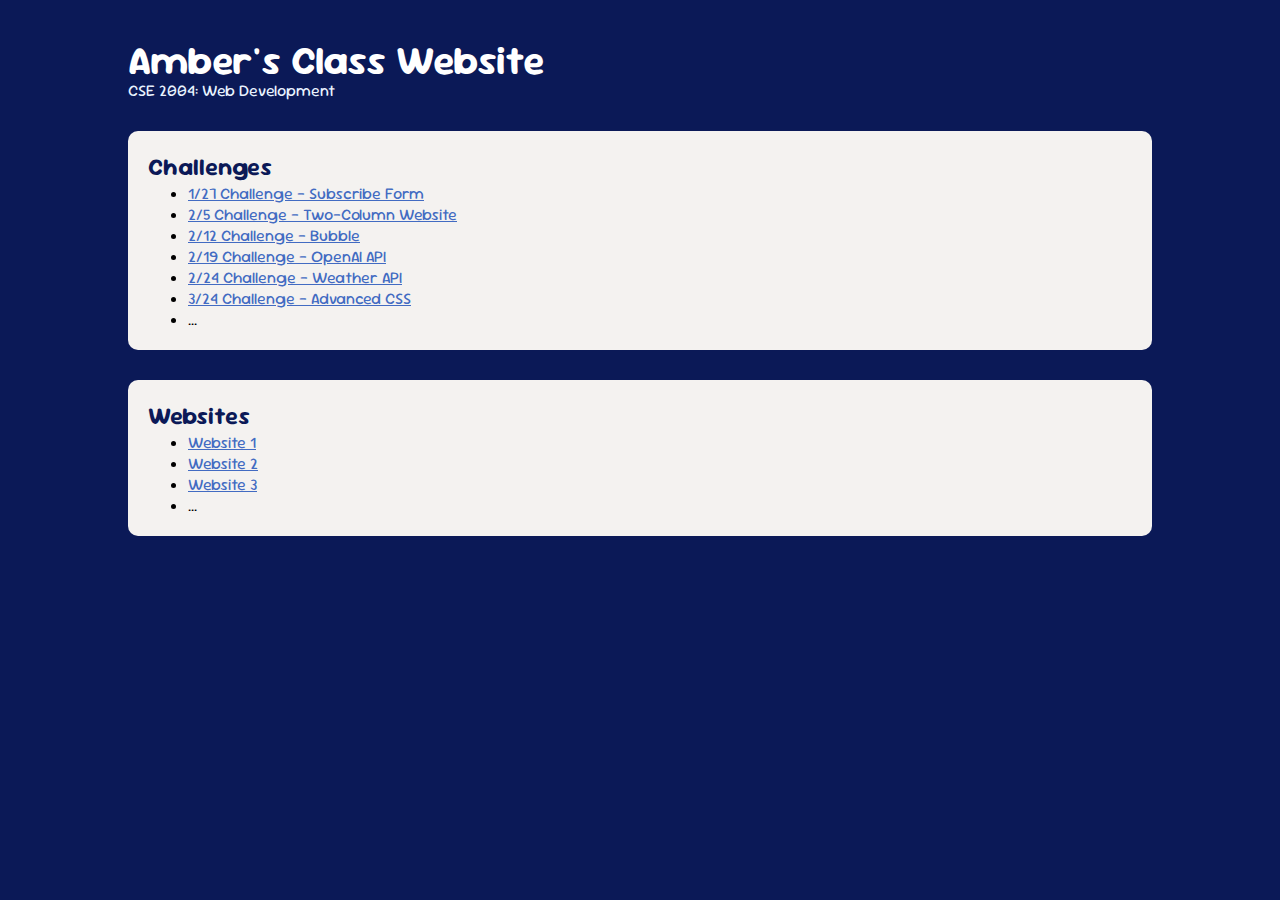
<file: index.html>
<!DOCTYPE html>
<html lang="en">
<head>
    <meta charset="UTF-8">
    <meta name="viewport" content="width=device-width, initial-scale=1.0">
    <title>Amber's Class Website - CSE 2004</title>
    <link rel="preconnect" href="https://fonts.googleapis.com">
    <link rel="preconnect" href="https://fonts.gstatic.com" crossorigin>
    <link href="https://fonts.googleapis.com/css2?family=Sour+Gummy:ital,wght@0,100..900;1,100..900&display=swap" rel="stylesheet">

    <style>
        body {
            margin: 40px;
            width: 80%;
            justify-self: center;
            background-color: #0B1957;
            font-family: "Sour Gummy", sans-serif;
        }

        h1 {
            margin: 0px;
            font-size: 2.5em;
            line-height: 1;
            color: #FFFFFF;
        }

        h2 {
            margin-top: 0px;
            margin-bottom: -15px;
            color: #0B1957;
        }

        ul {
            margin-bottom: 0px;
        }

        p {
            margin-top: 0px;
            color: #E9F3FF;
        }

        a {
            color: #426BC2
        }

        .container {
            margin: 30px 0px;
            padding: 20px;
            border-radius: 10px;
            background-color: #F4F2F0;
        }

        .container:hover {
            background-color: #E9F3FF;
        }
    </style>
</head>
<body>
    <h1>Amber's Class Website</h1>
    <p>CSE 2004: Web Development</p>
    
    <section class="container">
        <h2>Challenges</h2>
        <ul>
            <li><a href="challenges/1-27-challenge/index.html">1/27 Challenge - Subscribe Form</a></li>
            <li><a href="challenges/2-5-challenge/index.html">2/5 Challenge - Two-Column Website</a></li>
            <li><a href="challenges/2-12-challenge/index.html">2/12 Challenge - Bubble</a></li>
            <li><a href="challenges/2-19-challenge/index.html">2/19 Challenge - OpenAI API</a></li>
            <li><a href="challenges/2-24-challenge/index.html">2/24 Challenge - Weather API</a></li>
            <li><a href="challenges/3-24-challenge/index.html">3/24 Challenge - Advanced CSS</a></li>
            <li>...</li>
        </ul>
    </section>
    
    <section class="container">
        <h2>Websites</h2>
        <ul>
            <li><a href="amber-edmonds-portfolio/projects.html">Website 1</a></li>
            <li><a href="website-2/index.html">Website 2</a></li>
            <li><a href="website-3/index.html">Website 3</a></li>
            <li>...</li>
        </ul>
    </section>
    </body>
</body>
</html>
</file>
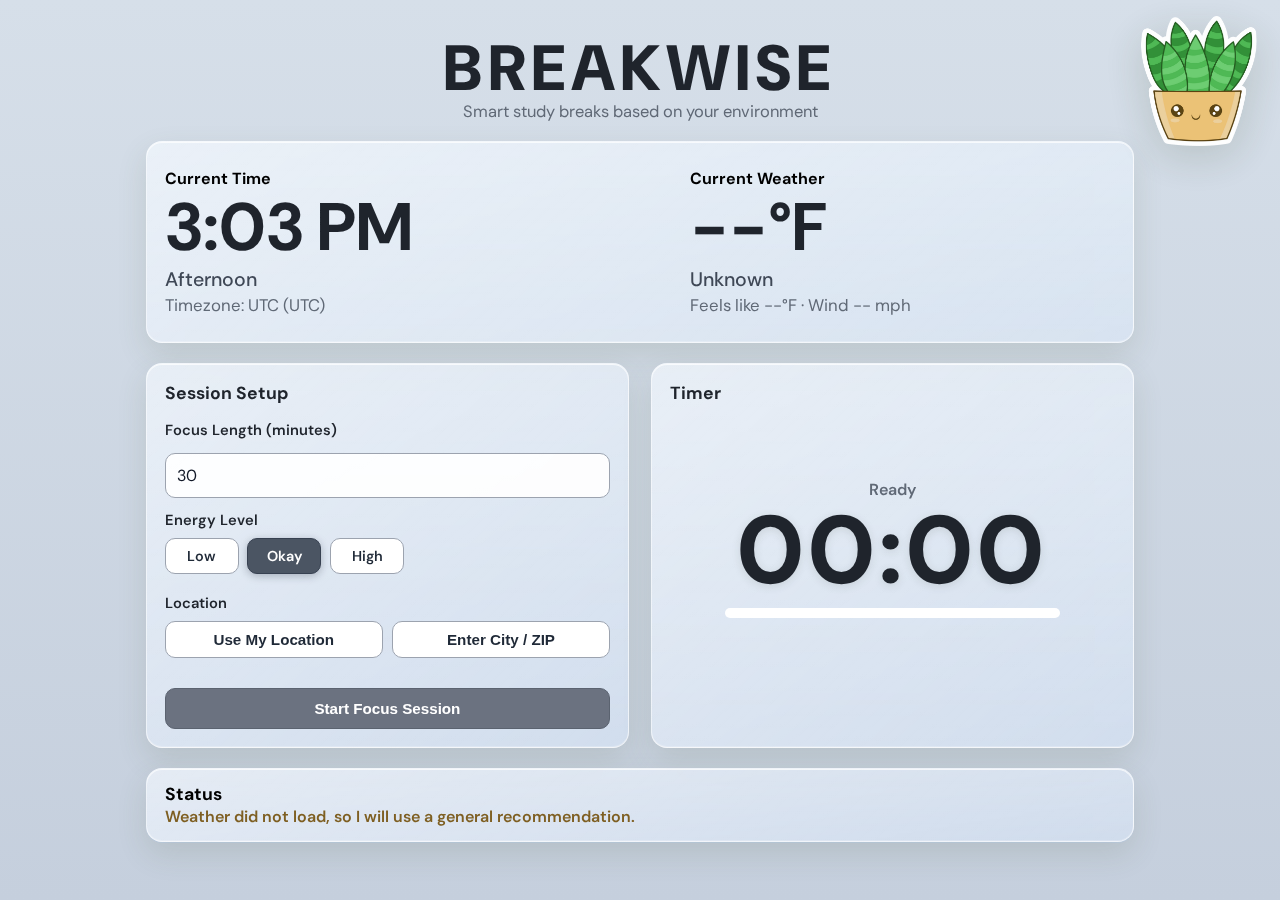
<file: website-2/index.html>
<!doctype html>
<html lang="en">
  <head>
    <meta charset="UTF-8" />
    <meta name="viewport" content="width=device-width, initial-scale=1.0" />
    <title>Breakwise</title>
    <link rel="preconnect" href="https://fonts.googleapis.com" />
    <link rel="preconnect" href="https://fonts.gstatic.com" crossorigin />
    <link
      href="https://fonts.googleapis.com/css2?family=DM+Sans:ital,opsz,wght@0,9..40,100..1000;1,9..40,100..1000&display=swap"
      rel="stylesheet"
    />
    <link rel="icon" type="image/png" href="images/plant.png" />
    <link rel="shortcut icon" href="images/plant.png" />
    <link rel="stylesheet" href="styles.css" />
  </head>
  <body>
    <header class="app-header">
      <h1>Breakwise</h1>
      <p>Smart study breaks based on your environment</p>
    </header>

    <main class="app-shell">
      <section id="overview-panel" class="panel overview-panel" aria-label="Current weather and time">
        <div class="overview-grid">
          <div class="time-block">
            <h3>Current Time</h3>
            <p id="clock-line" class="clock-big">--:--</p>
            <p id="time-label" class="time-of-day">--</p>
            <p id="timezone-detail" class="weather-detail">Timezone: --</p>
          </div>

          <div class="weather-block">
            <h3>Current Weather</h3>
            <p id="weather-temp" class="weather-temp">--°F</p>
            <p id="weather-condition" class="weather-condition">Unknown</p>
            <p id="weather-detail" class="weather-detail">Feels like --°F · Wind -- mph</p>
          </div>
        </div>
      </section>

      <section id="setup-panel" class="panel" aria-labelledby="controls-title">
        <h2 id="controls-title">Session Setup</h2>
        <form id="session-form" class="controls-grid">
          <label for="focus-length">Focus Length (minutes)</label>
          <input
            id="focus-length"
            name="focus-length"
            type="number"
            min="1"
            step="1"
            value="30"
            placeholder="Enter minutes (e.g. 30)"
            inputmode="numeric"
            required
          />

          <fieldset class="energy-fieldset">
            <legend>Energy Level</legend>
            <div class="energy-chips">
              <input class="energy-chip-input" type="radio" id="energy-low" name="energy-level" value="low" />
              <label class="energy-chip-label" for="energy-low">Low</label>

              <input
                class="energy-chip-input"
                type="radio"
                id="energy-okay"
                name="energy-level"
                value="okay"
                checked
              />
              <label class="energy-chip-label" for="energy-okay">Okay</label>

              <input class="energy-chip-input" type="radio" id="energy-high" name="energy-level" value="high" />
              <label class="energy-chip-label" for="energy-high">High</label>
            </div>
          </fieldset>

          <fieldset class="location-fieldset">
            <legend>Location</legend>
            <div class="location-actions">
              <button id="use-location-btn" type="button" class="secondary-btn location-btn">Use My Location</button>
              <button id="manual-location-toggle-btn" type="button" class="secondary-btn location-btn">Enter City / ZIP</button>
            </div>

            <div id="manual-location-group" class="manual-location-group hidden">
              <label for="manual-location-input">City or ZIP</label>
              <div class="manual-location-row">
                <input
                  id="manual-location-input"
                  name="manual-location-input"
                  type="text"
                  placeholder="e.g. St Louis or 63130"
                  autocomplete="address-level2 postal-code"
                />
                <button id="manual-location-apply-btn" type="button" class="secondary-btn">Apply</button>
              </div>
            </div>
          </fieldset>

          <button id="start-focus-btn" type="submit" class="primary-btn">Start Focus Session</button>
        </form>
      </section>

      <section id="timer-panel" class="panel timer-panel" aria-labelledby="timer-title">
        <h2 id="timer-title">Timer</h2>
        <p id="mode-label" class="mode-label">Ready</p>
        <p id="timer-display" class="timer-display">00:00</p>

        <div class="progress-track" aria-hidden="true">
          <div id="progress-fill" class="progress-fill"></div>
        </div>

        <div id="focus-controls" class="timer-controls hidden">
          <button id="pause-resume-btn" type="button" class="secondary-btn">Pause Session</button>
          <button id="cancel-focus-btn" type="button" class="secondary-btn danger-btn">Cancel Session</button>
        </div>
      </section>

      <section id="recommendation-panel" class="panel hidden" aria-labelledby="recommendation-title">
        <h2 id="recommendation-title">Break Recommendation</h2>

        <article class="recommendation-card">
          <div class="pill-row">
            <span id="recommendation-category" class="pill">Reset</span>
            <span id="recommendation-duration" class="pill muted">8 min</span>
          </div>

          <h3 id="recommendation-title-text">Quick reset break</h3>
          <p id="recommendation-description">Stand up, stretch your shoulders, and hydrate for a few minutes.</p>
          <p id="recommendation-reason" class="reason-line">Why this fits now: You just completed a focus session.</p>

          <div class="button-row">
            <button id="start-break-btn" type="button" class="primary-btn">Start Break Timer</button>
          </div>
        </article>
      </section>

      <section id="status-panel" class="panel status-panel" aria-live="polite">
        <h2 class="status-heading">Status</h2>
        <p id="status-message" class="status-message">Waiting to start.</p>
      </section>
    </main>

    <div id="plant-companion" class="plant-sticker mode-idle weather-none" aria-hidden="true">
      <img id="plant-sticker-img" src="images/plant.png" alt="" loading="lazy" decoding="async" />
    </div>

    <script src="script.js" defer></script>
  </body>
</html>
</file>
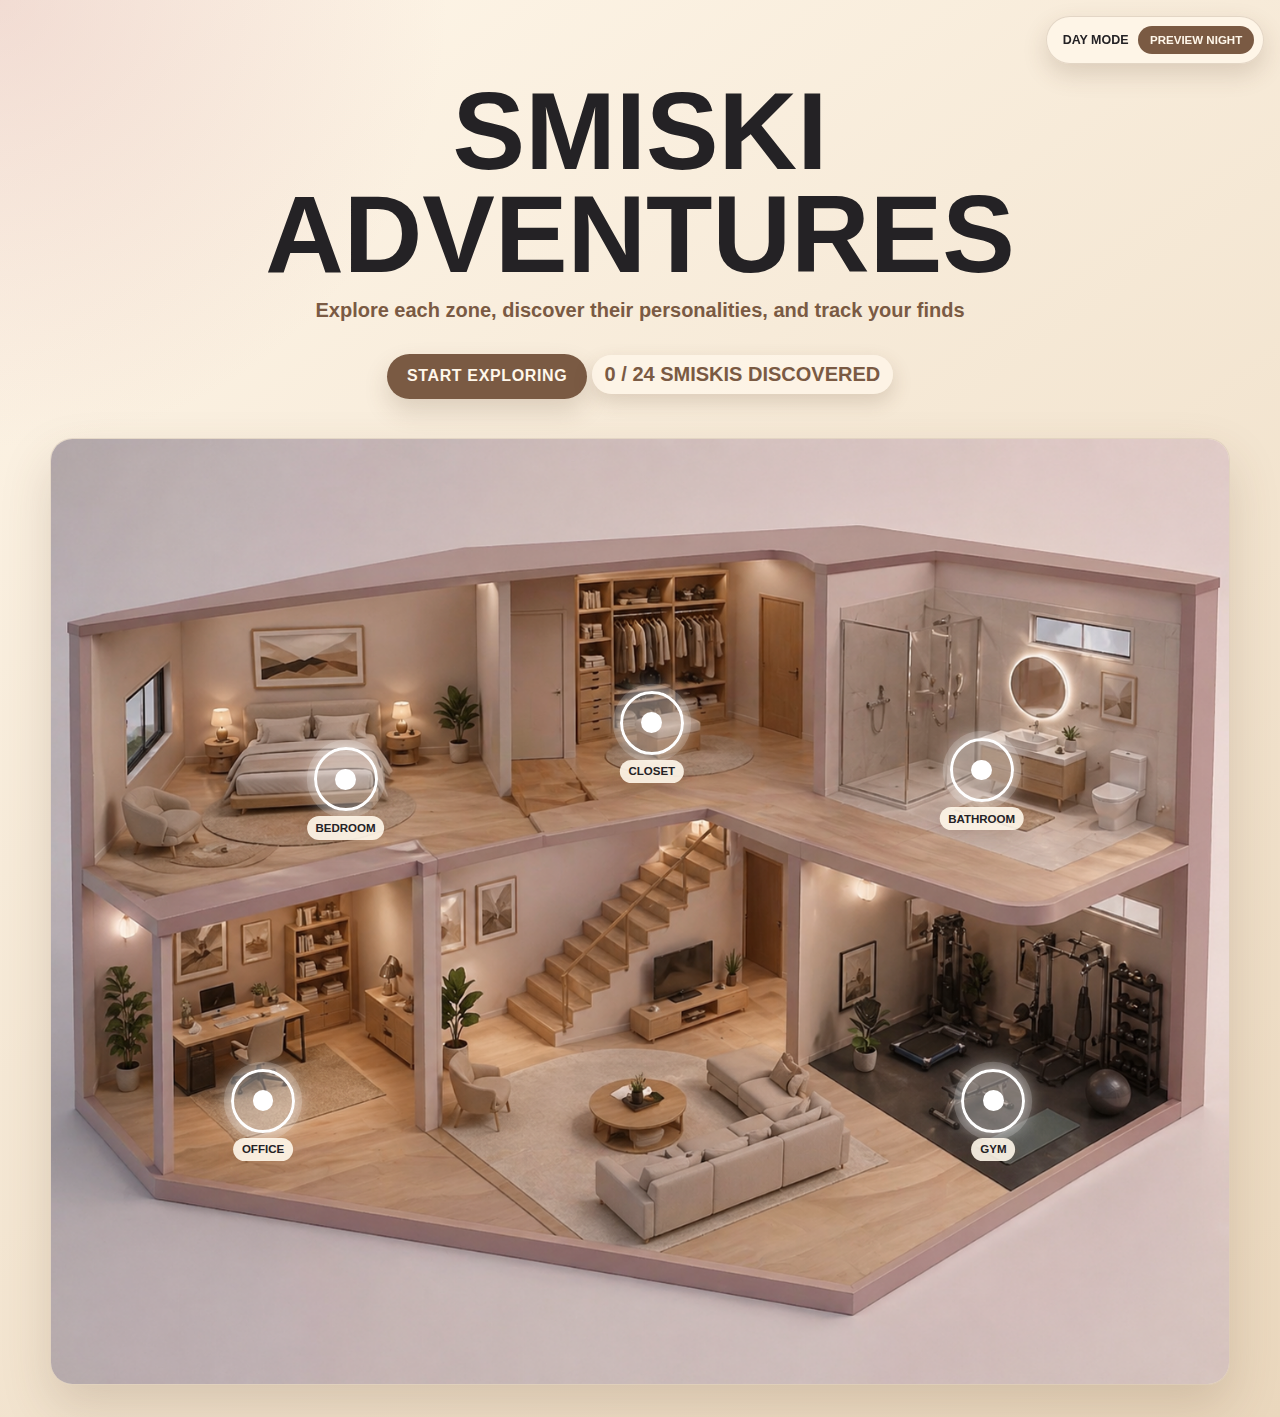
<file: website-3/index.html>
<!doctype html>
<html lang="en">
  <head>
    <meta charset="UTF-8" />
    <meta name="viewport" content="width=device-width, initial-scale=1.0" />
    <title>Smiski Adventures</title>
    <meta
      name="description"
      content="Explore a cozy dollhouse, visit each room, and discover hidden Smiskis."
    />
    <link rel="stylesheet" href="style.css" />
  </head>
  <body>
    <div class="mode-panel" aria-live="polite">
      <span id="mode-label">Day Mode</span>
      <button id="mode-toggle" class="small-button" type="button">Preview Night</button>
    </div>

    <main>
      <section id="home-screen" class="screen is-active" aria-labelledby="home-title">
        <div class="intro">
          <h1 id="home-title">SMISKI ADVENTURES</h1>
          <p>Explore each zone, discover their personalities, and track your finds</p>
          <button id="start-button" class="primary-button" type="button">Start Exploring</button>
          <p id="found-counter" class="found-counter">0 / 24 Smiskis discovered</p>
        </div>

        <div class="image-stage house-stage" id="house-stage">
          <img src="images/house.png" alt="A 3D cutaway dollhouse with several cozy rooms" />
          <button class="house-hotspot" data-room="bedroom" style="--x: 25%; --y: 36%">
            <span>Bedroom</span>
          </button>
          <button class="house-hotspot" data-room="bathroom" style="--x: 79%; --y: 35%">
            <span>Bathroom</span>
          </button>
          <button class="house-hotspot" data-room="gym" style="--x: 80%; --y: 70%">
            <span>Gym</span>
          </button>
          <button class="house-hotspot" data-room="closet" style="--x: 51%; --y: 30%">
            <span>Closet</span>
          </button>
          <button class="house-hotspot" data-room="office" style="--x: 18%; --y: 70%">
            <span>Office</span>
          </button>
        </div>
      </section>

      <section id="room-screen" class="screen" aria-labelledby="room-title">
        <div class="room-header">
          <button id="back-button" class="secondary-button" type="button">Back to Home</button>
          <div>
            <h2 id="room-title">BEDROOM</h2>
            <p>Click on each Smiski to learn more about its personality</p>
            <span id="room-badge" class="room-badge">0 / 6 Found</span>
          </div>
        </div>

        <div class="image-stage room-stage" id="room-stage">
          <img id="room-image" src="images/bedroom.png" alt="Bedroom scene with hidden Smiski characters" />
          <div class="night-glow" aria-hidden="true"></div>
          <div class="cursor-flashlight" id="cursor-flashlight" aria-hidden="true"></div>
          <div id="room-hotspots"></div>
        </div>
      </section>
    </main>

    <div id="popup-overlay" class="popup-overlay" hidden>
      <article class="popup-card" role="dialog" aria-modal="true" aria-labelledby="popup-title">
        <button id="close-popup" class="close-button" type="button" aria-label="Close popup">x</button>
        <p id="popup-kicker" class="popup-kicker">Smiski Profile</p>
        <h3 id="popup-title">Smiski</h3>
        <p id="popup-description"></p>
        <dl>
          <div>
            <dt>Personality</dt>
            <dd id="popup-personality"></dd>
          </div>
          <div>
            <dt>Favorite Spot</dt>
            <dd id="popup-spot"></dd>
          </div>
        </dl>
      </article>
    </div>

    <script src="script.js"></script>
  </body>
</html>
</file>
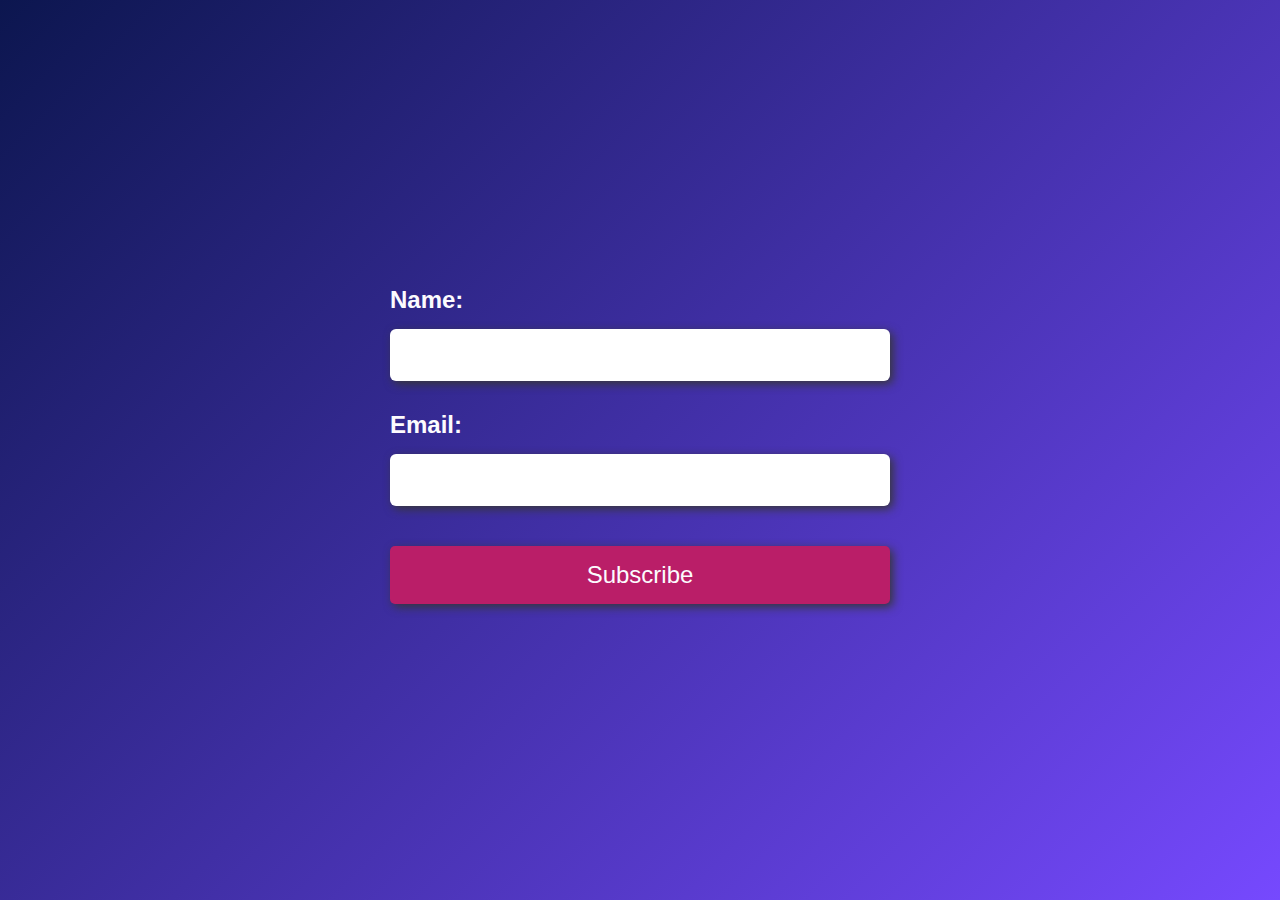
<file: challenges/1-27 challenge/index.html>
<!DOCTYPE html>
<html lang="en">
<head>
  <meta charset="UTF-8">
  <meta name="viewport" content="width=device-width, initial-scale=1.0">
  <title>Subscribe to Our Newsletter</title>
  <link href="styles.css" rel="stylesheet">
</head>
<body>

  <form>
    <label for="name">Name:</label>
    <input type="text" id="name" name="name">

    <label for="email">Email:</label>
    <input type="email" id="email" name="email">

    <button type="submit">Subscribe</button>
  </form>

</body>
</html>
</file>
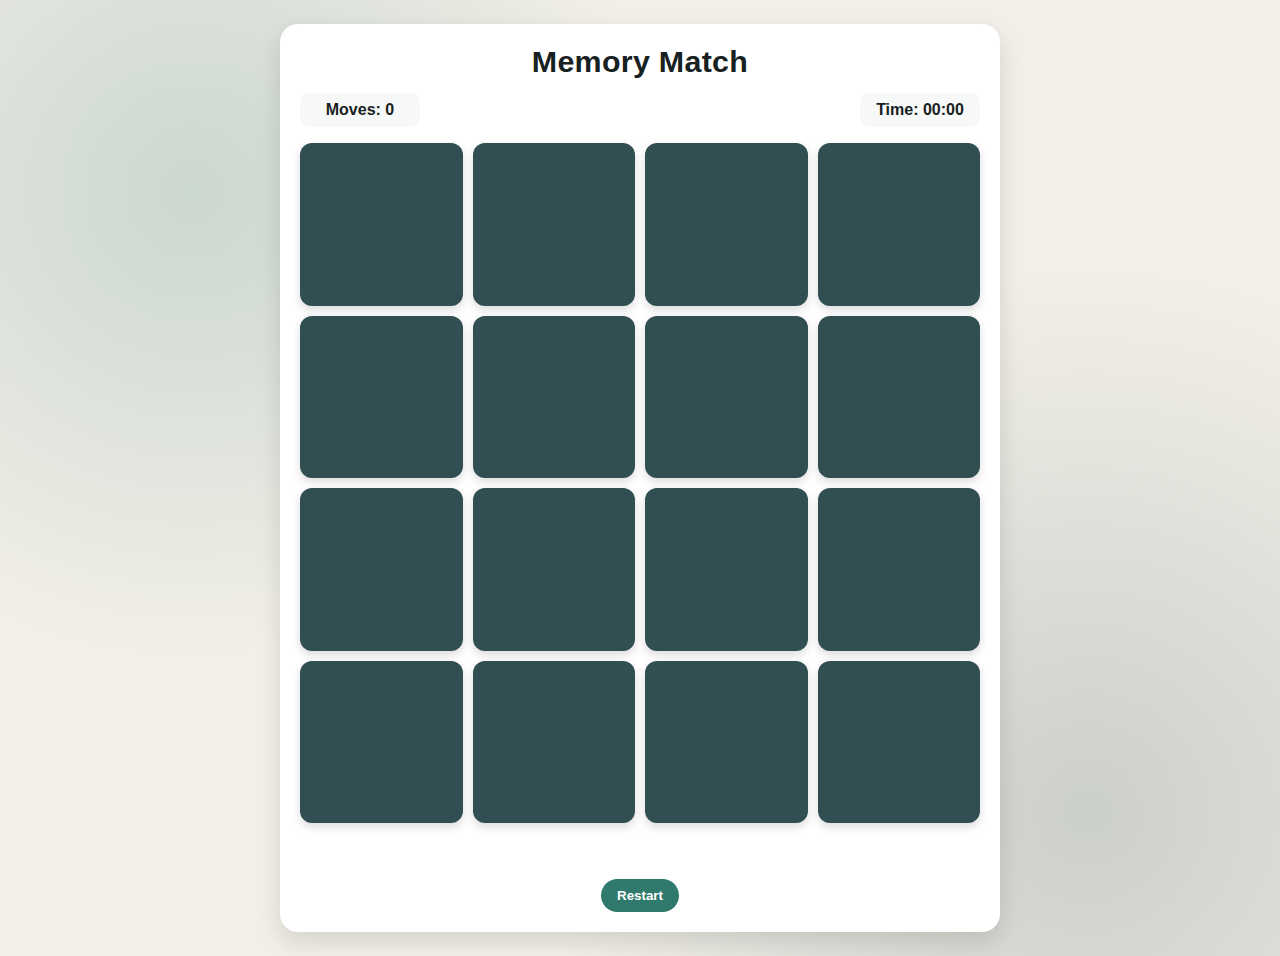
<file: challenges/3-5-challenge/index.html>
<!DOCTYPE html>
<html lang="en">
<head>
  <meta charset="UTF-8">
  <meta name="viewport" content="width=device-width, initial-scale=1.0">
  <title>Emoji Memory Match</title>
  <style>
    :root {
      --bg: #f2efe8;
      --panel: #ffffff;
      --text: #172121;
      --accent: #2f7a6c;
      --card-back: #314e52;
      --match: #77a88d;
      --shadow: 0 10px 25px rgba(0, 0, 0, 0.12);
    }

    * {
      box-sizing: border-box;
    }

    body {
      margin: 0;
      min-height: 100vh;
      font-family: "Trebuchet MS", "Segoe UI", sans-serif;
      color: var(--text);
      background:
        radial-gradient(circle at 15% 20%, rgba(47, 122, 108, 0.2), transparent 35%),
        radial-gradient(circle at 85% 85%, rgba(49, 78, 82, 0.2), transparent 40%),
        var(--bg);
      display: grid;
      place-items: center;
      padding: 24px 16px;
    }

    .game {
      width: min(720px, 100%);
      background: var(--panel);
      border-radius: 18px;
      box-shadow: var(--shadow);
      padding: 20px;
    }

    h1 {
      margin: 0 0 14px;
      font-size: 1.9rem;
      text-align: center;
      letter-spacing: 0.3px;
    }

    .stats {
      display: flex;
      justify-content: space-between;
      gap: 10px;
      flex-wrap: wrap;
      margin-bottom: 16px;
      font-weight: 700;
    }

    .stat {
      background: #f7f9f8;
      border-radius: 10px;
      padding: 8px 12px;
      min-width: 120px;
      text-align: center;
    }

    .board {
      display: grid;
      grid-template-columns: repeat(4, 1fr);
      gap: 10px;
    }

    .card {
      aspect-ratio: 1 / 1;
      border: none;
      border-radius: 12px;
      cursor: pointer;
      font-size: clamp(1.5rem, 4.4vw, 2.2rem);
      background: var(--card-back);
      color: transparent;
      transition: transform 0.15s ease, background-color 0.3s ease;
      box-shadow: 0 4px 10px rgba(0, 0, 0, 0.14);
    }

    .card:hover:not(.flipped):not(.matched) {
      transform: translateY(-2px);
    }

    .card.flipped,
    .card.matched {
      background: #ffffff;
      color: var(--text);
      outline: 2px solid #d5dfdd;
    }

    .card.matched {
      background: var(--match);
      color: #12362f;
      cursor: default;
      outline-color: transparent;
    }

    .message {
      margin-top: 14px;
      min-height: 26px;
      text-align: center;
      font-weight: 700;
      color: var(--accent);
    }

    .actions {
      margin-top: 10px;
      text-align: center;
    }

    .btn {
      border: none;
      border-radius: 999px;
      padding: 9px 16px;
      font-weight: 700;
      color: #fff;
      background: var(--accent);
      cursor: pointer;
    }

    @media (max-width: 520px) {
      .game {
        padding: 16px;
      }

      .board {
        gap: 8px;
      }

      .stats {
        justify-content: center;
      }
    }
  </style>
</head>
<body>
  <main class="game">
    <h1>Memory Match</h1>

    <section class="stats" aria-label="Game stats">
      <div class="stat">Moves: <span id="moves">0</span></div>
      <div class="stat">Time: <span id="timer">00:00</span></div>
    </section>

    <section id="board" class="board" aria-label="Memory board"></section>

    <p id="message" class="message" aria-live="polite"></p>

    <div class="actions">
      <button id="restartBtn" class="btn" type="button">Restart</button>
    </div>
  </main>

  <script>
    const emojis = ["🍕", "🚀", "🐶", "🌈", "🎧", "⚽", "🍩", "🌻"];
    const board = document.getElementById("board");
    const movesEl = document.getElementById("moves");
    const timerEl = document.getElementById("timer");
    const messageEl = document.getElementById("message");
    const restartBtn = document.getElementById("restartBtn");

    let cards = [];
    let firstCard = null;
    let secondCard = null;
    let lockBoard = false;
    let moves = 0;
    let matchedPairs = 0;
    let seconds = 0;
    let timerId = null;
    let timerStarted = false;
    let pendingFlipTimeout = null;

    function shuffle(array) {
      const result = [...array];
      for (let i = result.length - 1; i > 0; i--) {
        const j = Math.floor(Math.random() * (i + 1));
        [result[i], result[j]] = [result[j], result[i]];
      }
      return result;
    }

    function formatTime(totalSeconds) {
      const mins = String(Math.floor(totalSeconds / 60)).padStart(2, "0");
      const secs = String(totalSeconds % 60).padStart(2, "0");
      return `${mins}:${secs}`;
    }

    function startTimer() {
      if (timerStarted) return;
      timerStarted = true;
      timerId = setInterval(() => {
        seconds += 1;
        timerEl.textContent = formatTime(seconds);
      }, 1000);
    }

    function stopTimer() {
      if (timerId) {
        clearInterval(timerId);
        timerId = null;
      }
    }

    function updateMoves() {
      movesEl.textContent = String(moves);
    }

    function resetTurn() {
      firstCard = null;
      secondCard = null;
      lockBoard = false;
    }

    function showWinMessage() {
      messageEl.textContent = `Congratulations! You found all pairs in ${moves} moves and ${formatTime(seconds)}.`;
    }

    function createCard(emoji, id) {
      const button = document.createElement("button");
      button.type = "button";
      button.className = "card";
      button.dataset.emoji = emoji;
      button.dataset.id = String(id);
      button.setAttribute("aria-label", "Hidden card");
      button.textContent = emoji;
      return button;
    }

    function flipCard(card) {
      card.classList.add("flipped");
      card.setAttribute("aria-label", `Card ${card.dataset.emoji}`);
    }

    function unflipCard(card) {
      card.classList.remove("flipped");
      card.setAttribute("aria-label", "Hidden card");
    }

    function markMatched(card) {
      card.classList.add("matched");
      card.disabled = true;
    }

    function handleCardClick(event) {
      const card = event.target.closest(".card");
      if (!card || lockBoard) return;
      if (card === firstCard || card.classList.contains("matched")) return;

      startTimer();
      flipCard(card);

      if (!firstCard) {
        firstCard = card;
        return;
      }

      secondCard = card;
      lockBoard = true;
      moves += 1;
      updateMoves();

      const isMatch = firstCard.dataset.emoji === secondCard.dataset.emoji;
      if (isMatch) {
        markMatched(firstCard);
        markMatched(secondCard);
        matchedPairs += 1;
        resetTurn();

        if (matchedPairs === emojis.length) {
          stopTimer();
          showWinMessage();
        }
      } else {
        const cardOne = firstCard;
        const cardTwo = secondCard;
        pendingFlipTimeout = setTimeout(() => {
          unflipCard(cardOne);
          unflipCard(cardTwo);
          pendingFlipTimeout = null;
          resetTurn();
        }, 700);
      }
    }

    function initializeGame() {
      stopTimer();
      if (pendingFlipTimeout) {
        clearTimeout(pendingFlipTimeout);
        pendingFlipTimeout = null;
      }
      cards = shuffle([...emojis, ...emojis]);
      board.innerHTML = "";

      firstCard = null;
      secondCard = null;
      lockBoard = false;
      moves = 0;
      matchedPairs = 0;
      seconds = 0;
      timerStarted = false;
      messageEl.textContent = "";

      updateMoves();
      timerEl.textContent = formatTime(seconds);

      cards.forEach((emoji, index) => {
        board.appendChild(createCard(emoji, index));
      });
    }

    board.addEventListener("click", handleCardClick);
    restartBtn.addEventListener("click", initializeGame);

    initializeGame();
  </script>
</body>
</html>
</file>
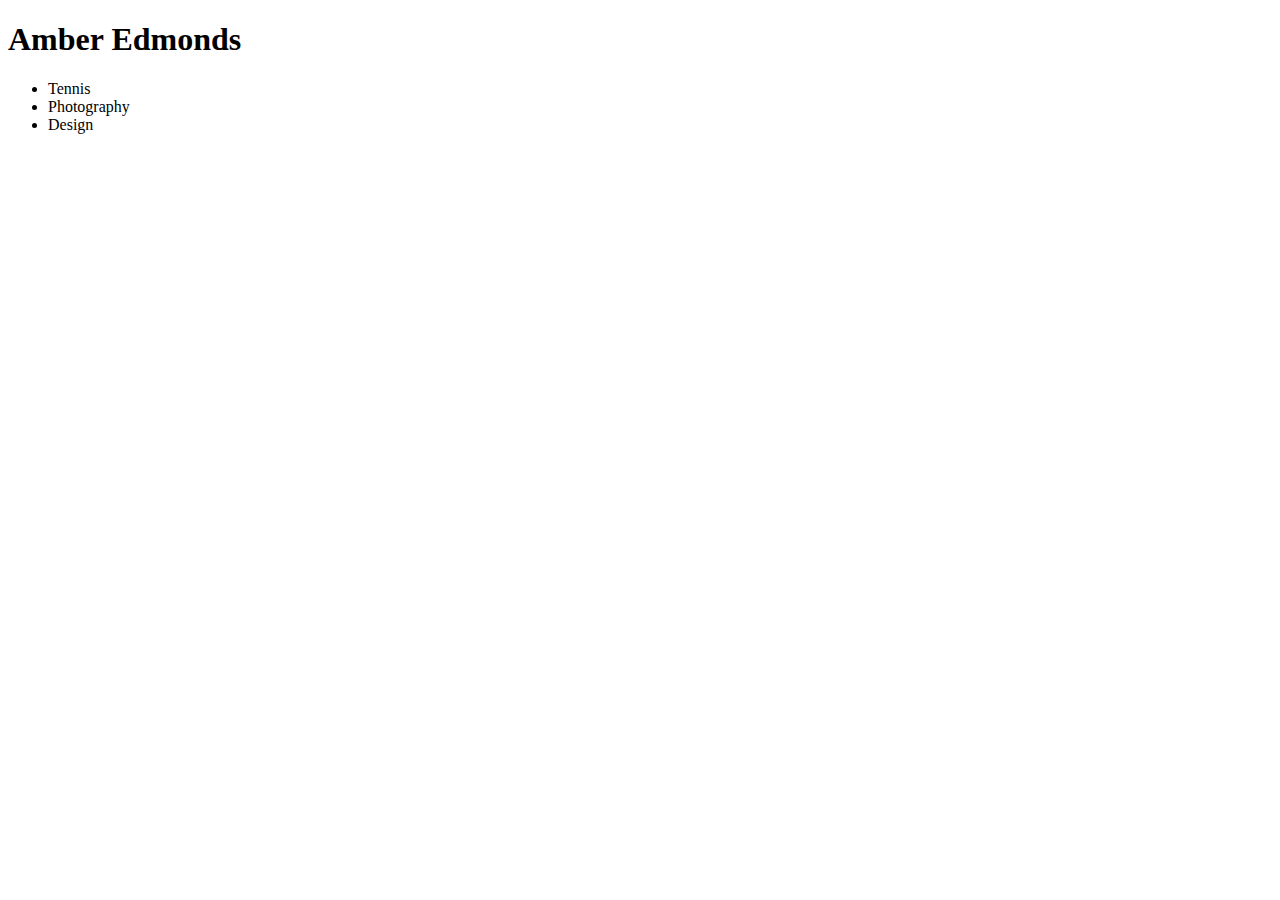
<file: challenges/misc/index.html>
<!DOCTYPE html>
<html lang="en">
<head>
    <meta charset="UTF-8">
    <meta name="viewport" content="width=device-width, initial-scale=1.0">
    <title>Document</title>
</head>
<body>
    <h1>Amber Edmonds</h1>
    <ul>
        <li>Tennis</li>
        <li>Photography</li>
        <li>Design</li>
    </ul>
</body>
</html>
</file>
<file: website-2/styles.css>
:root {
  --bg-angle: 180deg;
  --bg-start: #fff8d6;
  --bg-end: #f2f8e5;
  --panel: #fffdf3;
  --overview-bg-start: #f8f0be;
  --overview-bg-end: #e6eed2;
  --overview-border: #d3ddb0;
  --text: #1f242c;
  --muted: #606976;
  --primary: #6b7280;
  --primary-dark: #5b6370;
  --primary-text: #ffffff;
  --primary-border: #4b5563;
  --secondary-bg: #ffffff;
  --secondary-text: #1f2937;
  --secondary-border: #9ca3af;
  --secondary-hover: #f3f4f6;
  --track: #e8edd2;
  --fill: #8fad7b;
  --fill-accent: #a7be8a;
  --border: #9ca3af;
  --card-bg: #f9f8e8;
  --card-border: #dbe2bb;
  --pill-bg: #dbe2ea;
  --pill-text: #3d4754;
  --pill-muted-bg: #e8edf3;
  --pill-muted-text: #5a6675;
  --energy-chip-selected-bg: #4b5563;
  --energy-chip-selected-border: #374151;
  --energy-chip-selected-text: #ffffff;
  --energy-chip-selected-shadow: rgba(17, 24, 39, 0.28);
  --reason: #475467;
  --micro-heading: #5a6471;
  --hero-text: #1f242c;
  --subhead: #3f4856;
  --detail: #606976;
  --shadow: 0 8px 22px rgba(88, 101, 64, 0.09);
  --success: #2f6635;
  --warning: #7e5f22;
  --error: #8f2d27;
  --info: #3f536d;
  --weather-glow: rgba(255, 255, 255, 0);
  --glass-bg-a: rgba(255, 255, 255, 0.5);
  --glass-bg-b: rgba(255, 255, 255, 0.22);
  --glass-stroke: rgba(255, 255, 255, 0.6);
  --glass-highlight: rgba(255, 255, 255, 0.72);
  --glass-shadow: 0 12px 30px rgba(81, 94, 60, 0.14);
  --glass-orb: rgba(255, 255, 255, 0.44);
  --input-bg: rgba(255, 255, 255, 0.92);
  --timer-shadow: 0 2px 10px rgba(44, 52, 33, 0.12);
  --timer-btn-bg: rgba(255, 255, 255, 0.92);
  --timer-btn-border: #9ca3af;
  --timer-btn-text: #111827;
  --timer-btn-hover: #f3f4f6;
  --timer-danger-bg: #4B5563;
  --timer-danger-border: #4B5563;
  --timer-danger-text: #ffffff;
  --timer-danger-hover: #374151;
  --select-caret: url("data:image/svg+xml,%3Csvg xmlns='http://www.w3.org/2000/svg' width='14' height='9' viewBox='0 0 14 9'%3E%3Cpath fill='%23111827' d='M7 9 0 0h14z'/%3E%3C/svg%3E");
}

* {
  box-sizing: border-box;
}

body {
  margin: 0;
  min-height: 100vh;
  position: relative;
  font-family: "DM Sans", "Segoe UI", "Helvetica Neue", Arial, sans-serif;
  color: var(--text);
  background-color: var(--bg-start);
  background-image: linear-gradient(var(--bg-angle), var(--bg-start), var(--bg-end));
  background-repeat: no-repeat;
  background-attachment: fixed;
  transition: background 0.8s ease, color 0.4s ease;
}

/* Background blur circles removed */
body::before,
body::after {
  content: none;
}

.confetti-layer {
  position: fixed;
  inset: 0;
  overflow: hidden;
  pointer-events: none;
  z-index: 12;
  opacity: 0;
  transition: opacity 0.2s ease;
}

.confetti-layer.active {
  opacity: 1;
}

.confetti-piece {
  position: absolute;
  top: 0;
  border-radius: 2px;
  opacity: 0;
  transform: translate3d(var(--from-x, 0), 0, 0) rotate(0deg);
  animation: confettiFall var(--dur, 3.3s) cubic-bezier(0.2, 0.76, 0.24, 1) forwards;
  animation-delay: var(--delay, 0s);
  will-change: transform, opacity;
}

/* Dynamic background themes (time of day + weather) */
body.bg-morning-sunny {
  --bg-start: #dff4ff;
  --bg-end: #fff6c7;
  --weather-glow: rgba(255, 228, 148, 0.5);
}

body.bg-morning-cloudy {
  --bg-start: #e8edf3;
  --bg-end: #d9e5f4;
  --weather-glow: rgba(198, 212, 236, 0.38);
}

body.bg-morning-rainy {
  --bg-start: #d4ddea;
  --bg-end: #b8c8dd;
  --weather-glow: rgba(151, 175, 209, 0.36);
}

body.bg-morning-snowy {
  --bg-start: #f7fbff;
  --bg-end: #dcecff;
  --weather-glow: rgba(218, 241, 255, 0.46);
}

body.bg-morning-stormy {
  --bg-start: #ccd7e9;
  --bg-end: #a9b8d0;
  --weather-glow: rgba(132, 154, 194, 0.32);
}

body.bg-afternoon-sunny {
  --bg-start: #c8ecff;
  --bg-end: #ffd978;
  --weather-glow: rgba(255, 209, 99, 0.45);
}

body.bg-afternoon-cloudy {
  --bg-start: #d6dfe9;
  --bg-end: #c5cfdd;
  --weather-glow: rgba(184, 197, 223, 0.34);
}

body.bg-afternoon-rainy {
  --bg-start: #d7e0ec;
  --bg-end: #bccce0;
  --weather-glow: rgba(150, 174, 208, 0.34);
}

body.bg-afternoon-snowy {
  --bg-start: #e8f3ff;
  --bg-end: #cfdef6;
  --weather-glow: rgba(186, 218, 255, 0.4);
}

body.bg-afternoon-stormy {
  --bg-start: #c8d3e4;
  --bg-end: #aebfda;
  --weather-glow: rgba(135, 155, 195, 0.3);
}

body.bg-evening-sunny {
  --bg-start: #ffcb9f;
  --bg-end: #c6a5f9;
  --weather-glow: rgba(255, 167, 120, 0.34);
}

body.bg-evening-cloudy {
  --bg-start: #c9bfdc;
  --bg-end: #aeb3ca;
  --weather-glow: rgba(178, 169, 204, 0.34);
}

body.bg-evening-rainy {
  --bg-start: #ced8eb;
  --bg-end: #b0bfd9;
  --weather-glow: rgba(150, 167, 206, 0.32);
}

body.bg-evening-snowy {
  --bg-start: #dbe8fb;
  --bg-end: #bfd2ee;
  --weather-glow: rgba(183, 214, 250, 0.36);
}

body.bg-evening-stormy {
  --bg-start: #c0c9df;
  --bg-end: #a5b4d4;
  --weather-glow: rgba(146, 160, 201, 0.3);
}

body.bg-night-sunny {
  --bg-start: #1a2550;
  --bg-end: #262f67;
  --weather-glow: rgba(123, 146, 218, 0.22);
}

body.bg-night-cloudy {
  --bg-start: #28344d;
  --bg-end: #303b57;
  --weather-glow: rgba(123, 146, 189, 0.2);
}

body.bg-night-rainy {
  --bg-start: #182237;
  --bg-end: #243248;
  --weather-glow: rgba(93, 122, 168, 0.2);
}

body.bg-night-snowy {
  --bg-start: #1c2d59;
  --bg-end: #304a80;
  --weather-glow: rgba(145, 191, 255, 0.24);
}

body.bg-night-stormy {
  --bg-start: #171c3d;
  --bg-end: #2a2f52;
  --weather-glow: rgba(87, 105, 166, 0.18);
}

/* 30-minute pre-sunset override */
body.bg-sunset-prelude {
  --bg-start: #ffd0a8;
  --bg-end: #d2b7ff;
  --weather-glow: rgba(255, 156, 118, 0.4);
  --text: #272330;
  --muted: #6a5c70;
  --hero-text: #262132;
  --subhead: #4b425d;
  --detail: #675c74;
  --micro-heading: #695470;
  --glass-bg-a: rgba(255, 250, 245, 0.56);
  --glass-bg-b: rgba(255, 234, 220, 0.34);
  --glass-stroke: rgba(255, 255, 255, 0.62);
  --glass-shadow: 0 14px 32px rgba(96, 69, 88, 0.2);
}

/* Readability guardrails for darker (night-only) palettes */
body.bg-night-sunny,
body.bg-night-cloudy,
body.bg-night-rainy,
body.bg-night-snowy,
body.bg-night-stormy {
  --text: #f3f5f8;
  --muted: #c9ced6;
  --primary: #9ca3af;
  --primary-dark: #d1d5db;
  --primary-text: #111827;
  --primary-border: #e5e7eb;
  --hero-text: #f8fafc;
  --subhead: #e3e7ed;
  --detail: #cdd3dc;
  --reason: #dfe4ec;
  --success: #a9edb0;
  --warning: #ffdba2;
  --error: #ffb9b9;
  --info: #cdddff;
  --glass-bg-a: rgba(16, 22, 44, 0.62);
  --glass-bg-b: rgba(12, 18, 36, 0.42);
  --glass-stroke: rgba(198, 205, 219, 0.35);
  --glass-highlight: rgba(255, 255, 255, 0.2);
  --glass-shadow: 0 16px 34px rgba(6, 10, 22, 0.45);
  --border: #d1d5db;
  --input-bg: rgba(255, 255, 255, 0.95);
  --secondary-bg: #ffffff;
  --secondary-text: #111827;
  --secondary-border: #d1d5db;
  --secondary-hover: #f3f4f6;
  --track: rgba(154, 172, 216, 0.26);
  --pill-bg: rgba(84, 93, 110, 0.58);
  --pill-text: #eef2f8;
  --pill-muted-bg: rgba(98, 108, 126, 0.46);
  --pill-muted-text: #e6ebf2;
  --energy-chip-selected-bg: #6b7280;
  --energy-chip-selected-border: #4b5563;
  --energy-chip-selected-text: #ffffff;
  --energy-chip-selected-shadow: rgba(15, 23, 42, 0.45);
  --timer-shadow: 0 2px 16px rgba(0, 0, 0, 0.55);
  --timer-btn-bg: #ffffff;
  --timer-btn-border: #d1d5db;
  --timer-btn-text: #111827;
  --timer-btn-hover: #f3f4f6;
  --timer-danger-bg: #4B5563;
  --timer-danger-border: #4B5563;
  --timer-danger-text: #ffffff;
  --timer-danger-hover: #374151;
  --select-caret: url("data:image/svg+xml,%3Csvg xmlns='http://www.w3.org/2000/svg' width='14' height='9' viewBox='0 0 14 9'%3E%3Cpath fill='%23111827' d='M7 9 0 0h14z'/%3E%3C/svg%3E");
}

body > * {
  position: relative;
  z-index: 1;
}

.plant-sticker {
  position: fixed;
  right: 1rem;
  top: 1rem;
  width: clamp(92px, 12vw, 130px);
  pointer-events: auto;
  z-index: 2;
  filter: drop-shadow(0 10px 20px rgba(65, 79, 48, 0.2));
  transition: transform 0.35s ease, opacity 0.35s ease, filter 0.35s ease;
  transform-origin: top right;
  opacity: 0.95;
}

.plant-sticker img {
  display: block;
  width: 100%;
  height: auto;
  object-fit: contain;
  background: transparent;
  mix-blend-mode: normal;
  transform-origin: center center;
}

.plant-sticker:hover img {
  animation: stickerTiltShake 0.55s ease-in-out infinite alternate;
}

.plant-sticker.mode-focus {
  transform: translateY(-2px) scale(1.04);
}

.plant-sticker.mode-break {
  transform: translateY(-4px) rotate(-2deg) scale(1.03);
}

.plant-sticker.weather-rainy {
  filter: drop-shadow(0 10px 20px rgba(72, 95, 125, 0.24));
}

.plant-sticker.weather-sunny {
  filter: drop-shadow(0 10px 22px rgba(170, 148, 74, 0.25));
}

@keyframes stickerTiltShake {
  0% {
    transform: translateX(-1px) rotate(-5deg);
  }

  50% {
    transform: translateX(1px) rotate(0deg);
  }

  100% {
    transform: translateX(2px) rotate(5deg);
  }
}

@keyframes confettiFall {
  0% {
    transform: translate3d(var(--from-x, 0), 0, 0) rotate(0deg);
    opacity: 0;
  }

  12% {
    opacity: 0.96;
  }

  100% {
    transform: translate3d(var(--to-x, 0px), var(--to-y, 88vh), 0) rotate(var(--rot, 360deg));
    opacity: 0;
  }
}

.panel,
.recommendation-card,
.primary-btn,
.secondary-btn,
.pill,
.status-message,
.progress-track {
  transition:
    background 0.45s ease,
    background-color 0.45s ease,
    border-color 0.45s ease,
    color 0.45s ease,
    box-shadow 0.45s ease,
    transform 0.4s ease,
    opacity 0.4s ease,
    filter 0.4s ease;
}

.app-header {
  text-align: center;
  padding: 2.5rem 1rem 1.2rem;
}

.app-header h1 {
  margin: 0;
  font-size: clamp(2.6rem, 5.2vw, 4rem);
  font-weight: 900;
  line-height: 0.9;
  text-transform: uppercase;
  letter-spacing: 0.08em;
}

.app-header p {
  margin: 0.22rem 0 0;
  color: var(--muted);
  font-size: 1.03rem;
}

.app-shell {
  max-width: 1020px;
  margin: 0 auto;
  padding: 0 1rem 2.5rem;
  display: grid;
  grid-template-columns: repeat(2, minmax(0, 1fr));
  column-gap: 1.4rem;
  row-gap: 1.25rem;
  align-items: stretch;
}

.panel {
  position: relative;
  isolation: isolate;
  overflow: hidden;
  background:
    linear-gradient(138deg, var(--glass-bg-a), var(--glass-bg-b)),
    linear-gradient(180deg, rgba(255, 255, 255, 0.16), rgba(255, 255, 255, 0.04));
  border: 1px solid var(--glass-stroke);
  border-radius: 16px;
  padding: 1.1rem;
  margin-bottom: 0;
  box-shadow:
    inset 0 1px 0 var(--glass-highlight),
    inset 0 -1px 0 rgba(255, 255, 255, 0.2),
    var(--glass-shadow);
  backdrop-filter: blur(20px) saturate(160%);
  -webkit-backdrop-filter: blur(20px) saturate(160%);
  height: 100%;
  display: flex;
  flex-direction: column;
  justify-content: center;
}

.panel::before,
.panel::after {
  content: none;
}

.panel > * {
  position: relative;
  z-index: 1;
}

.panel h2 {
  margin-top: 0;
  margin-bottom: 1rem;
  font-size: 1.1rem;
}

.controls-grid {
  display: grid;
  gap: 0.8rem;
}

label {
  font-weight: 600;
  font-size: 0.92rem;
}

.form-hint {
  margin: -0.15rem 0 0.15rem;
  font-size: 0.82rem;
  color: var(--muted);
}

input,
select,
textarea {
  font-family: "DM Sans", "Segoe UI", "Helvetica Neue", Arial, sans-serif;
}

select,
input[type="number"],
input[type="text"] {
  width: 100%;
  border: 1px solid var(--border);
  border-radius: 10px;
  font-size: 1rem;
  color: #111827;
  background-color: var(--input-bg);
}

input[type="number"]::placeholder,
input[type="text"]::placeholder {
  color: #6b7280;
}

input[type="number"],
input[type="text"] {
  padding: 0.68rem 0.72rem;
}

select {
  -webkit-appearance: none;
  -moz-appearance: none;
  appearance: none;
  padding: 0.68rem 2.4rem 0.68rem 0.72rem;
  background-image: var(--select-caret);
  background-repeat: no-repeat;
  background-size: 14px 9px;
  background-position: right 1rem center;
}

select:focus,
input[type="number"]:focus,
input[type="text"]:focus,
button:focus-visible {
  outline: 3px solid rgba(120, 132, 149, 0.35);
  outline-offset: 2px;
}

.primary-btn,
.secondary-btn {
  border-radius: 10px;
  border: 1px solid transparent;
  cursor: pointer;
  font-weight: 600;
  font-size: 0.95rem;
  padding: 0.7rem 0.9rem;
}

.primary-btn {
  background: var(--primary);
  color: var(--primary-text);
  border-color: var(--primary-border);
}

.primary-btn:hover {
  background: var(--primary-dark);
}

.secondary-btn {
  background: var(--secondary-bg);
  color: var(--secondary-text);
  border-color: var(--secondary-border);
}

.secondary-btn:hover {
  background: var(--secondary-hover);
}

button:disabled {
  opacity: 0.6;
  cursor: not-allowed;
}

.timer-panel {
  text-align: center;
  align-items: center;
  justify-content: flex-start;
}

#timer-panel h2 {
  width: 100%;
  text-align: left;
}

.mode-label {
  margin: 0;
  color: var(--muted);
  font-weight: 600;
}

.timer-display {
  margin: 0.28rem 0 0.45rem;
  font-size: clamp(3.2rem, 9.5vw, 6rem);
  font-weight: 800;
  letter-spacing: 0.04em;
  line-height: 0.97;
  color: var(--hero-text);
  text-shadow: var(--timer-shadow);
}

.progress-track {
  width: 75%;
  height: 10px;
  background: #ffffff;
  border-radius: 999px;
  overflow: hidden;
  margin: 0.2rem auto 0.9rem;
}

.progress-fill {
  width: 0%;
  height: 100%;
  background: linear-gradient(90deg, var(--fill), var(--fill-accent));
  transition: width 0.2s linear;
}

.timer-controls {
  width: 100%;
  display: flex;
  justify-content: center;
  flex-wrap: wrap;
  gap: 0.6rem;
  margin-top: auto;
}

.timer-controls .secondary-btn {
  min-width: 140px;
  background: var(--timer-btn-bg);
  border-color: var(--timer-btn-border);
  color: var(--timer-btn-text);
  backdrop-filter: blur(8px);
  -webkit-backdrop-filter: blur(8px);
}

.timer-controls .secondary-btn:hover {
  background: var(--timer-btn-hover);
}

.timer-controls .danger-btn {
  background: var(--timer-danger-bg);
  border-color: var(--timer-danger-border);
  color: var(--timer-danger-text);
}

.timer-controls .danger-btn:hover {
  background: var(--timer-danger-hover);
}

.hidden {
  display: none;
}

.recommendation-card {
  position: relative;
  isolation: isolate;
  overflow: hidden;
  background:
    linear-gradient(138deg, var(--glass-bg-a), var(--glass-bg-b)),
    linear-gradient(180deg, rgba(255, 255, 255, 0.16), rgba(255, 255, 255, 0.04));
  border: 1px solid var(--glass-stroke);
  border-radius: 14px;
  padding: 1rem;
  box-shadow:
    inset 0 1px 0 var(--glass-highlight),
    inset 0 -1px 0 rgba(255, 255, 255, 0.2),
    var(--glass-shadow);
  backdrop-filter: blur(20px) saturate(160%);
  -webkit-backdrop-filter: blur(20px) saturate(160%);
}

.recommendation-card::before,
.recommendation-card::after {
  content: none;
}

.recommendation-card > * {
  position: relative;
  z-index: 1;
}

.pill-row {
  display: flex;
  gap: 0.45rem;
  margin-bottom: 0.75rem;
}

.pill {
  display: inline-block;
  background: var(--pill-bg);
  color: var(--pill-text);
  border-radius: 999px;
  font-size: 0.82rem;
  font-weight: 700;
  padding: 0.24rem 0.62rem;
}

.pill.muted {
  background: var(--pill-muted-bg);
  color: var(--pill-muted-text);
}

.recommendation-card h3 {
  margin: 0.32rem 0 0.4rem;
}

.recommendation-card p {
  margin: 0 0 0.55rem;
  line-height: 1.45;
}

#recommendation-description {
  margin-bottom: 0.2rem;
}

.reason-line {
  color: var(--reason);
}

.recommendation-card .reason-line {
  margin-bottom: 0.95rem;
}

.button-row {
  display: flex;
  flex-wrap: wrap;
  gap: 0.6rem;
}

.status-panel {
  padding-top: 0.9rem;
  padding-bottom: 0.9rem;
}

#overview-panel {
  grid-column: 1 / -1;
}

#overview-panel::before {
  width: 420px;
  height: 420px;
  right: -180px;
  top: -220px;
}

#overview-panel::after {
  inset: auto -10% -55% -15%;
  height: 240px;
}

#setup-panel {
  grid-column: 1;
  justify-content: flex-start;
}

#setup-panel .controls-grid {
  display: flex;
  flex-direction: column;
  flex: 1;
}

#setup-panel .controls-grid select:last-of-type {
  margin-bottom: 0.35rem;
}

.energy-fieldset {
  margin: 0 0 0.35rem;
  padding: 0;
  border: 0;
  min-inline-size: 0;
}

.energy-fieldset legend {
  margin: 0 0 0.5rem;
  padding: 0;
  font-weight: 600;
  font-size: 0.92rem;
}

.energy-chips {
  display: flex;
  flex-wrap: wrap;
  gap: 0.55rem;
}

.energy-chip-input {
  position: absolute;
  opacity: 0;
  pointer-events: none;
}

.energy-chip-label {
  display: inline-flex;
  align-items: center;
  justify-content: center;
  min-width: 74px;
  padding: 0.5rem 0.8rem;
  border-radius: 10px;
  border: 1px solid var(--secondary-border);
  background: var(--secondary-bg);
  color: var(--secondary-text);
  font-size: 0.9rem;
  font-weight: 600;
  cursor: pointer;
  transition:
    background 0.25s ease,
    color 0.25s ease,
    border-color 0.25s ease,
    box-shadow 0.25s ease,
    transform 0.2s ease;
}

.energy-chip-label:hover {
  background: var(--secondary-hover);
  border-color: var(--timer-btn-border);
  transform: translateY(-1px);
}

.energy-chip-input:checked + .energy-chip-label {
  background: var(--energy-chip-selected-bg);
  color: var(--energy-chip-selected-text);
  border-color: var(--energy-chip-selected-border);
  box-shadow: 0 2px 8px var(--energy-chip-selected-shadow);
}

.energy-chip-input:focus-visible + .energy-chip-label {
  outline: 3px solid rgba(120, 132, 149, 0.35);
  outline-offset: 2px;
}

.energy-chip-input:disabled + .energy-chip-label {
  opacity: 0.6;
  cursor: not-allowed;
  transform: none;
}

.location-fieldset {
  margin: 0 0 0.42rem;
  padding: 0;
  border: 0;
  min-inline-size: 0;
}

.location-fieldset legend {
  margin: 0 0 0.5rem;
  padding: 0;
  font-weight: 600;
  font-size: 0.92rem;
}

.location-actions {
  display: flex;
  flex-wrap: wrap;
  gap: 0.55rem;
  margin-bottom: 0.62rem;
  align-items: center;
}

.location-btn {
  flex: 1 1 0;
  min-width: 0;
  padding: 0.56rem 0.82rem;
  min-height: 2.25rem;
  line-height: 1.15;
  white-space: nowrap;
}

.manual-location-group {
  display: grid;
  gap: 0.35rem;
  margin-top: 0.15rem;
}

.manual-location-group.hidden {
  display: none;
}

.manual-location-group label {
  margin-top: 0.2rem;
  font-size: 0.86rem;
  font-weight: 600;
  color: var(--muted);
}

.manual-location-row {
  display: flex;
  align-items: center;
  gap: 0.5rem;
}

.manual-location-row input[type="text"] {
  flex: 1 1 auto;
  min-width: 0;
}

.manual-location-row .secondary-btn {
  flex: 0 0 auto;
}

#setup-panel .energy-fieldset {
  margin-bottom: 0.35rem;
}

#start-focus-btn {
  margin-top: auto;
}

#start-focus-btn,
#start-break-btn {
  background: #6b7280;
  color: #ffffff;
  border-color: #5b6370;
}

#start-focus-btn:hover,
#start-break-btn:hover {
  background: #5b6370;
}

#start-focus-btn:active,
#start-break-btn:active {
  background: #4e5562;
}

#timer-panel {
  grid-column: 2;
}

/* Focus mode: centered timer + minimal/faded surrounding UI */
.app-shell.mode-focus {
  grid-template-columns: 1fr;
  row-gap: 1.3rem;
}

.app-shell.mode-focus #timer-panel {
  grid-column: 1 / -1;
  order: -1;
  width: 100%;
  max-width: none;
  margin: 0.75rem 0 1.75rem;
  padding: 1.8rem 2rem 0.45rem;
  transform: none;
  border-color: rgba(255, 255, 255, 0.76);
  box-shadow:
    inset 0 1px 0 var(--glass-highlight),
    0 0 0 2px rgba(128, 140, 160, 0.2),
    0 16px 34px rgba(62, 71, 46, 0.16);
}

.app-shell.mode-focus #timer-panel h2 {
  text-align: center;
}

.app-shell.mode-focus #timer-title {
  display: none;
}

.app-shell.mode-focus #timer-panel .mode-label {
  margin-bottom: 0.12rem;
}

.app-shell.mode-focus #timer-panel .timer-display {
  margin: 0.52rem 0 0.85rem;
}

.app-shell.mode-focus #timer-panel .progress-track {
  width: 50%;
  margin: -0.08rem auto 1.2rem;
}

.app-shell.mode-focus #timer-panel .timer-controls {
  margin-top: 0.65rem;
  gap: 0.75rem;
}

.app-shell.mode-focus #timer-panel .timer-controls .danger-btn {
  background: #4B5563;
  border-color: #4B5563;
  color: #ffffff;
  box-shadow: 0 2px 10px rgba(55, 65, 81, 0.3);
}

.app-shell.mode-focus #timer-panel .timer-controls .danger-btn:hover {
  background: #374151;
  border-color: #374151;
  color: #ffffff;
}

.app-shell.mode-focus #overview-panel,
.app-shell.mode-focus #setup-panel,
.app-shell.mode-focus #recommendation-panel,
.app-shell.mode-focus #status-panel {
  grid-column: 1 / -1;
  margin: 0.15rem 0;
  opacity: 0.22;
  transform: scale(0.97);
  filter: saturate(0.68);
  pointer-events: none;
}

/* Break mode: open layout with recommendation visible and easy to scan */
.app-shell.mode-break #overview-panel,
.app-shell.mode-break #setup-panel,
.app-shell.mode-break #status-panel {
  opacity: 0.92;
  transform: none;
  filter: none;
}

.app-shell.mode-break #timer-panel,
.app-shell:not(.mode-focus):not(.mode-break) #timer-panel {
  transform: none;
  align-items: center;
  justify-content: center;
  position: relative;
}

.app-shell.mode-break #timer-panel h2,
.app-shell:not(.mode-focus):not(.mode-break) #timer-panel h2 {
  position: absolute;
  top: 1.1rem;
  left: 1.1rem;
  right: 1.1rem;
  margin: 0;
  text-align: left;
}

.app-shell.mode-break #timer-panel .mode-label,
.app-shell:not(.mode-focus):not(.mode-break) #timer-panel .mode-label {
  margin-top: 0;
  width: 100%;
  text-align: center;
}

.app-shell.mode-break #timer-panel .timer-display,
.app-shell:not(.mode-focus):not(.mode-break) #timer-panel .timer-display {
  width: 100%;
  text-align: center;
}

.app-shell.mode-break #timer-panel .progress-track,
.app-shell:not(.mode-focus):not(.mode-break) #timer-panel .progress-track {
  margin-left: auto;
  margin-right: auto;
}

.app-shell.mode-break #timer-panel .timer-controls,
.app-shell:not(.mode-focus):not(.mode-break) #timer-panel .timer-controls {
  margin-top: 0.7rem;
  margin-bottom: 0;
  justify-content: center;
  align-items: center;
}

.app-shell.mode-break #recommendation-panel {
  opacity: 1;
  transform: none;
  border-color: rgba(255, 255, 255, 0.72);
  box-shadow:
    inset 0 1px 0 var(--glass-highlight),
    0 0 0 1px rgba(132, 146, 170, 0.18),
    0 14px 30px rgba(62, 71, 46, 0.14);
}

#recommendation-panel {
  grid-column: 1 / -1;
}

#status-panel {
  grid-column: 1 / -1;
}

.overview-grid {
  display: grid;
  grid-template-columns: minmax(0, 1.2fr) minmax(0, 1fr);
  gap: 1rem;
  align-items: center;
  position: relative;
  z-index: 1;
}

.time-block,
.weather-block {
  min-height: 165px;
  display: grid;
  grid-template-rows: auto auto auto auto;
  row-gap: 0.2rem;
  align-content: center;
}

.time-block h3,
.weather-block h3,
.clock-big,
.weather-temp,
.time-of-day,
.weather-condition,
.weather-detail {
  margin: 0;
}

.clock-big,
.weather-temp {
  margin: 0.1rem 0 0.2rem;
  font-size: clamp(2.6rem, 6vw, 4.2rem);
  font-weight: 700;
  line-height: 1;
}

.time-block h3,
.weather-block h3 {
  font-size: 1rem;
  color: #000000;
}

.weather-temp {
  color: var(--hero-text);
}

.time-of-day,
.weather-condition {
  font-size: 1.22rem;
  font-weight: 500;
  color: var(--subhead);
  line-height: 1.2;
}

.time-of-day {
  text-transform: capitalize;
}

.weather-detail {
  color: var(--detail);
  font-size: 1.05rem;
}

.status-heading {
  font-size: 0.9rem;
  margin: 0 0 0.06rem !important;
  color: #000000;
}

body.bg-night-sunny .status-heading,
body.bg-night-cloudy .status-heading,
body.bg-night-rainy .status-heading,
body.bg-night-snowy .status-heading,
body.bg-night-stormy .status-heading {
  color: #ffffff;
}

body.bg-night-sunny .time-block h3,
body.bg-night-cloudy .time-block h3,
body.bg-night-rainy .time-block h3,
body.bg-night-snowy .time-block h3,
body.bg-night-stormy .time-block h3,
body.bg-night-sunny .weather-block h3,
body.bg-night-cloudy .weather-block h3,
body.bg-night-rainy .weather-block h3,
body.bg-night-snowy .weather-block h3,
body.bg-night-stormy .weather-block h3 {
  color: #ffffff;
}

.status-message {
  margin: 0;
  font-weight: 600;
}

.status-message.info {
  color: var(--info);
}

.status-message.success {
  color: var(--success);
}

.status-message.warning {
  color: var(--warning);
}

.status-message.error {
  color: var(--error);
}

@media (max-width: 900px) {
  .plant-sticker {
    width: 96px;
    right: 0.8rem;
    top: 0.8rem;
    opacity: 0.9;
  }

  .app-shell {
    grid-template-columns: 1fr;
    column-gap: 0;
    row-gap: 1.1rem;
  }

  #overview-panel,
  #setup-panel,
  #timer-panel,
  #recommendation-panel,
  #status-panel {
    grid-column: 1 / -1;
  }

  .overview-grid {
    grid-template-columns: 1fr;
    gap: 0.8rem;
  }

  .time-block,
  .weather-block {
    min-height: 0;
  }
}

@media (prefers-reduced-motion: reduce) {
  body::before,
  body::after {
    animation: none;
  }

  .plant-sticker:hover img {
    animation: none;
  }

  .confetti-layer {
    display: none;
  }
}

@media (max-width: 640px) {
  .panel {
    border-radius: 14px;
    padding: 1rem;
  }

  .button-row {
    flex-direction: column;
  }

  .timer-controls {
    flex-direction: column;
  }

  .location-actions,
  .manual-location-row {
    flex-direction: column;
  }

  .manual-location-row .secondary-btn,
  .location-btn {
    width: 100%;
    white-space: normal;
  }
}
</file>
<file: website-3/style.css>
:root {
  --cream: #fff7ea;
  --beige: #ead7bd;
  --pink: #d9aaa9;
  --brown: #7a5a43;
  --charcoal: #242225;
  --button-bg: #7a5a43;
  --button-text: #fff7ea;
  --soft-shadow: rgba(94, 67, 45, 0.18);
  --image-filter: brightness(1);
  --flash-x: 50%;
  --flash-y: 50%;
}

body.night-mode {
  --cream: #171719;
  --beige: #232024;
  --pink: #9f7679;
  --brown: #d7c1a7;
  --charcoal: #f0e7dc;
  --button-bg: #d7c1a7;
  --button-text: #171719;
  --soft-shadow: rgba(0, 0, 0, 0.45);
  --image-filter: brightness(0.48) saturate(0.75);
}

* {
  box-sizing: border-box;
}

body {
  margin: 0;
  min-height: 100vh;
  font-family: Arial, Helvetica, sans-serif;
  color: var(--charcoal);
  background:
    radial-gradient(circle at top left, rgba(217, 170, 169, 0.35), transparent 28rem),
    linear-gradient(145deg, var(--cream), var(--beige));
  transition: background 350ms ease, color 350ms ease;
}

button {
  font: inherit;
}

.mode-panel {
  position: fixed;
  top: 1rem;
  right: 1rem;
  z-index: 20;
  display: flex;
  align-items: center;
  gap: 0.6rem;
  padding: 0.55rem;
  border: 1px solid rgba(122, 90, 67, 0.2);
  border-radius: 999px;
  background: rgba(255, 247, 234, 0.84);
  box-shadow: 0 10px 24px var(--soft-shadow);
  backdrop-filter: blur(10px);
}

body.night-mode .mode-panel {
  background: rgba(36, 34, 37, 0.86);
}

#mode-label {
  padding-left: 0.4rem;
  font-size: 0.78rem;
  font-weight: 800;
  text-transform: uppercase;
}

.small-button,
.primary-button,
.secondary-button {
  border: 0;
  border-radius: 999px;
  cursor: pointer;
  font-weight: 800;
  text-transform: uppercase;
  transition: transform 180ms ease, box-shadow 180ms ease, background 180ms ease;
}

.small-button {
  padding: 0.5rem 0.75rem;
  color: var(--button-text);
  background: var(--button-bg);
  font-size: 0.72rem;
}

.primary-button,
.secondary-button {
  padding: 0.85rem 1.25rem;
  letter-spacing: 0.04em;
}

.primary-button {
  color: var(--button-text);
  background: var(--button-bg);
  box-shadow: 0 12px 24px var(--soft-shadow);
}

.secondary-button {
  color: var(--charcoal);
  background: rgba(255, 247, 234, 0.82);
  border: 1px solid rgba(122, 90, 67, 0.22);
}

body.night-mode .secondary-button {
  background: rgba(255, 247, 234, 0.12);
}

button:hover {
  transform: translateY(-2px);
}

main {
  width: min(1180px, calc(100% - 2rem));
  margin: 0 auto;
  padding: 5rem 0 2rem;
}

.screen {
  display: none;
}

.screen.is-active {
  display: block;
}

.screen.is-zooming-in {
  animation: screen-zoom-in 520ms ease both;
}

.screen.is-zooming-out {
  animation: screen-zoom-out 260ms ease both;
}

@keyframes screen-zoom-in {
  from {
    opacity: 0;
    transform: scale(0.965) translateY(1rem);
  }

  to {
    opacity: 1;
    transform: scale(1) translateY(0);
  }
}

@keyframes screen-zoom-out {
  from {
    opacity: 1;
    transform: scale(1);
  }

  to {
    opacity: 0;
    transform: scale(1.02);
  }
}

.intro {
  max-width: 760px;
  margin: 0 auto 1.5rem;
  text-align: center;
}

h1,
h2,
h3 {
  margin: 0;
  line-height: 0.95;
  letter-spacing: 0;
}

h1 {
  font-size: clamp(2.8rem, 9vw, 6.8rem);
  font-weight: 900;
}

h2 {
  font-size: clamp(2.2rem, 6vw, 4.5rem);
  font-weight: 900;
}

h3 {
  font-size: clamp(1.8rem, 5vw, 3rem);
  font-weight: 900;
  text-transform: uppercase;
}

.intro p,
.room-header p {
  margin: 0.8rem 0 1.25rem;
  color: var(--brown);
  font-size: clamp(1rem, 2.3vw, 1.25rem);
  font-weight: 700;
}

.found-counter {
  display: inline-block;
  margin-top: 1rem;
  padding: 0.5rem 0.8rem;
  border-radius: 999px;
  background: rgba(255, 247, 234, 0.72);
  box-shadow: 0 8px 20px var(--soft-shadow);
  font-size: 0.85rem;
  text-transform: uppercase;
}

body.night-mode .found-counter {
  background: rgba(255, 247, 234, 0.1);
}

.image-stage {
  position: relative;
  overflow: hidden;
  border: 1px solid rgba(122, 90, 67, 0.18);
  border-radius: 1.4rem;
  background: rgba(255, 247, 234, 0.42);
  box-shadow: 0 22px 50px var(--soft-shadow);
}

.room-stage::after {
  content: "";
  position: absolute;
  inset: 0;
  z-index: 1;
  pointer-events: none;
  background:
    radial-gradient(circle at 22% 25%, rgba(255, 247, 190, 0.11), transparent 11rem),
    radial-gradient(circle at 74% 42%, rgba(215, 244, 168, 0.1), transparent 10rem);
  opacity: 0;
  transition: opacity 350ms ease;
}

body.night-mode .room-stage::after {
  opacity: 1;
}

.image-stage img {
  display: block;
  width: 100%;
  height: auto;
  filter: var(--image-filter);
  transition: filter 350ms ease, transform 520ms ease;
}

.screen.is-zooming-in .room-stage img {
  animation: room-image-settle 700ms ease both;
}

@keyframes room-image-settle {
  from {
    transform: scale(1.045);
  }

  to {
    transform: scale(1);
  }
}

.night-glow,
.cursor-flashlight {
  position: absolute;
  inset: 0;
  z-index: 2;
  pointer-events: none;
  opacity: 0;
  transition: opacity 260ms ease;
}

.night-glow {
  background:
    radial-gradient(circle at 18% 70%, rgba(214, 255, 129, 0.18), transparent 7rem),
    radial-gradient(circle at 50% 72%, rgba(214, 255, 129, 0.14), transparent 8rem),
    radial-gradient(circle at 77% 52%, rgba(214, 255, 129, 0.16), transparent 7.5rem);
  mix-blend-mode: screen;
}

.cursor-flashlight {
  background: radial-gradient(
    circle 9rem at var(--flash-x) var(--flash-y),
    rgba(255, 247, 214, 0.34),
    rgba(255, 247, 214, 0.11) 34%,
    transparent 66%
  );
  mix-blend-mode: screen;
}

body.night-mode .night-glow,
body.night-mode .cursor-flashlight {
  opacity: 1;
}

.house-hotspot {
  position: absolute;
  left: var(--x);
  top: var(--y);
  width: clamp(2.35rem, 5vw, 4rem);
  aspect-ratio: 1;
  border: 3px solid white;
  border-radius: 50%;
  background: rgba(255, 255, 255, 0.35);
  box-shadow: 0 0 0 0.45rem rgba(255, 255, 255, 0.18), 0 0 22px rgba(255, 255, 255, 0.75);
  color: var(--charcoal);
  cursor: zoom-in;
  transform: translate(-50%, -50%);
  transition: background 180ms ease, box-shadow 180ms ease;
}

.house-hotspot:hover,
.house-hotspot:focus-visible {
  background: rgba(255, 255, 255, 0.56);
  box-shadow:
    0 0 0 0.45rem rgba(255, 255, 255, 0.22),
    0 0 0 0.9rem rgba(255, 247, 190, 0.18),
    0 0 30px rgba(255, 247, 190, 0.95);
  transform: translate(-50%, -50%) scale(1.08);
}

.house-hotspot::after {
  content: "";
  position: absolute;
  inset: 32%;
  border-radius: 50%;
  background: white;
  transition: transform 180ms ease;
}

.house-hotspot::before {
  content: "";
  position: absolute;
  inset: -0.75rem;
  border: 2px solid rgba(255, 247, 190, 0.72);
  border-radius: 50%;
  opacity: 0;
  pointer-events: none;
  transform: scale(0.72);
}

.house-hotspot:hover::before,
.house-hotspot:focus-visible::before {
  animation: house-hotspot-pulse 900ms ease-out infinite;
  opacity: 1;
}

.house-hotspot:hover::after,
.house-hotspot:focus-visible::after {
  transform: scale(0.72);
}

.house-hotspot.is-complete {
  border-color: #d8ff83;
  background: rgba(216, 255, 131, 0.36);
  box-shadow:
    0 0 0 0.45rem rgba(216, 255, 131, 0.2),
    0 0 28px rgba(216, 255, 131, 0.72);
}

.house-hotspot.is-complete::after {
  background: #d8ff83;
}

@keyframes house-hotspot-pulse {
  0% {
    opacity: 0.72;
    transform: scale(0.72);
  }

  100% {
    opacity: 0;
    transform: scale(1.18);
  }
}

.house-hotspot span {
  position: absolute;
  left: 50%;
  top: calc(100% + 0.5rem);
  padding: 0.35rem 0.55rem;
  border-radius: 999px;
  background: rgba(255, 247, 234, 0.9);
  box-shadow: 0 8px 18px var(--soft-shadow);
  font-size: 0.72rem;
  font-weight: 800;
  text-transform: uppercase;
  transform: translateX(-50%);
  white-space: nowrap;
}

body.night-mode .house-hotspot span {
  color: #242225;
}

.room-header {
  display: flex;
  align-items: center;
  justify-content: space-between;
  gap: 1rem;
  margin-bottom: 1.25rem;
}

.room-header div {
  text-align: right;
}

.room-badge {
  display: inline-block;
  margin-top: 0.15rem;
  padding: 0.45rem 0.7rem;
  border: 1px solid rgba(122, 90, 67, 0.18);
  border-radius: 999px;
  background: rgba(255, 247, 234, 0.78);
  box-shadow: 0 8px 18px var(--soft-shadow);
  color: var(--brown);
  font-size: 0.78rem;
  font-weight: 900;
  text-transform: uppercase;
}

.room-badge.is-complete {
  color: #2f3a1e;
  background: #d8ff83;
}

body.night-mode .room-badge {
  border-color: rgba(255, 247, 234, 0.16);
  background: rgba(255, 247, 234, 0.1);
}

body.night-mode .room-badge.is-complete {
  color: #171719;
  background: #d8ff83;
}

.room-hotspot {
  position: absolute;
  left: var(--x);
  top: var(--y);
  z-index: 3;
  width: var(--w);
  height: var(--h);
  border: 0;
  border-radius: 999px;
  background: transparent;
  cursor: help;
  transform: translate(-50%, -50%);
  transition: transform 180ms ease;
}

.room-hotspot::before,
.room-hotspot::after {
  content: "";
  position: absolute;
  opacity: 0;
  pointer-events: none;
  transition: opacity 180ms ease, transform 180ms ease;
}

.room-hotspot::before {
  left: 50%;
  top: 50%;
  width: clamp(0.5rem, 1.25vw, 0.85rem);
  aspect-ratio: 1;
  border-radius: 50%;
  background: #fff7be;
  box-shadow:
    0 0 0 0.22rem rgba(255, 247, 190, 0.18),
    0 0 0.8rem rgba(255, 247, 190, 0.72);
  transform: translate(-50%, -50%) scale(0.92);
}

.room-hotspot::after {
  content: attr(data-label);
  left: 50%;
  top: 50%;
  max-width: 9rem;
  padding: 0.32rem 0.55rem;
  border-radius: 999px;
  color: #3a2d23;
  background: rgba(255, 247, 234, 0.94);
  box-shadow: 0 8px 20px rgba(94, 67, 45, 0.18);
  font-size: clamp(0.62rem, 1.2vw, 0.78rem);
  font-weight: 900;
  text-transform: uppercase;
  white-space: nowrap;
  transform: translate(-50%, calc(-100% - 0.8rem));
}

.room-hotspot:hover,
.room-hotspot:focus-visible {
  outline: none;
  transform: translate(-50%, -50%);
}

.room-hotspot:hover::before,
.room-hotspot:focus-visible::before {
  opacity: 1;
  transform: translate(-50%, -50%) scale(1.08);
}

.room-hotspot:hover::after,
.room-hotspot:focus-visible::after {
  opacity: 1;
  transform: translate(-50%, calc(-100% - 1rem));
}

.sparkle-burst {
  position: absolute;
  left: 50%;
  top: 50%;
  width: 0.42rem;
  aspect-ratio: 1;
  border-radius: 50%;
  background: #fff7be;
  pointer-events: none;
  transform: translate(-50%, -50%) rotate(var(--angle)) translateX(0);
  animation: sparkle-burst 620ms ease-out forwards;
}

@keyframes sparkle-burst {
  0% {
    opacity: 1;
    transform: translate(-50%, -50%) rotate(var(--angle)) translateX(0) scale(0.85);
  }

  100% {
    opacity: 0;
    transform: translate(-50%, -50%) rotate(var(--angle)) translateX(2.1rem) scale(0.18);
  }
}

.popup-overlay {
  position: fixed;
  inset: 0;
  z-index: 30;
  display: grid;
  place-items: center;
  padding: 1rem;
  background: rgba(36, 34, 37, 0.42);
}

.popup-overlay[hidden] {
  display: none;
}

.popup-card {
  position: relative;
  width: min(440px, 100%);
  padding: 1.5rem;
  border: 1px solid rgba(122, 90, 67, 0.2);
  border-radius: 1.2rem;
  color: #242225;
  background: #fff7ea;
  box-shadow: 0 24px 60px rgba(0, 0, 0, 0.25);
}

.close-button {
  position: absolute;
  top: 0.85rem;
  right: 0.85rem;
  width: 2rem;
  height: 2rem;
  border: 0;
  border-radius: 50%;
  color: #fff7ea;
  background: #7a5a43;
  cursor: pointer;
  font-weight: 900;
}

.popup-kicker {
  margin: 0 0 0.45rem;
  color: #9f7679;
  font-size: 0.75rem;
  font-weight: 900;
  text-transform: uppercase;
}

#popup-description {
  color: #5e4a3b;
  line-height: 1.55;
}

dl {
  display: grid;
  gap: 0.8rem;
  margin: 1rem 0 0;
}

dt {
  color: #9f7679;
  font-size: 0.72rem;
  font-weight: 900;
  text-transform: uppercase;
}

dd {
  margin: 0.2rem 0 0;
  color: #242225;
  font-weight: 800;
}

@media (max-width: 720px) {
  main {
    width: min(100% - 1rem, 1180px);
    padding-top: 6.2rem;
  }

  .mode-panel {
    left: 0.5rem;
    right: 0.5rem;
    justify-content: space-between;
  }

  .room-header {
    align-items: flex-start;
    flex-direction: column;
  }

  .room-header div {
    text-align: left;
  }

  .image-stage {
    border-radius: 0.9rem;
  }

  .house-hotspot span {
    display: none;
  }
}

@media (prefers-reduced-motion: reduce) {
  *,
  *::before,
  *::after {
    animation-duration: 1ms !important;
    animation-iteration-count: 1 !important;
    scroll-behavior: auto !important;
    transition-duration: 1ms !important;
  }
}
</file>
<file: challenges/1-27 challenge/styles.css>
* {
  box-sizing: border-box;
}

body {
  margin: 0;
  height: 100vh;
  display: flex;
  justify-content: center;
  align-items: center;
  background: linear-gradient(135deg, #0c164f, #7649fe);
  font-family: sans-serif;
}

form * {
  width: 500px;
  display: grid;
  padding: 15px;
  border-radius: 6px;
}

label {
  margin-top: 15px;
  margin-left: -15px;
  color: #FCFBFE;
  font-size: 1.5em;
  font-weight: bold;
}

input {
  border: none;
  box-shadow: 3px 3px 10px #373737;
  color: #ba1e68;
  font-size: 1.2em;
}

button {
  margin: 40px 0px;
  border: none;
  border-radius: 5px;
  box-shadow: 3px 3px 10px #373737;
  background-color: #ba1e68;
  color: #FCFBFE;
  font-size: 1.5em;
}

button:hover { 
  background-color: #d12676;
}

button:focus {
  background-color: #9f1c59;
  transform: translateY(1px);
}
</file>
